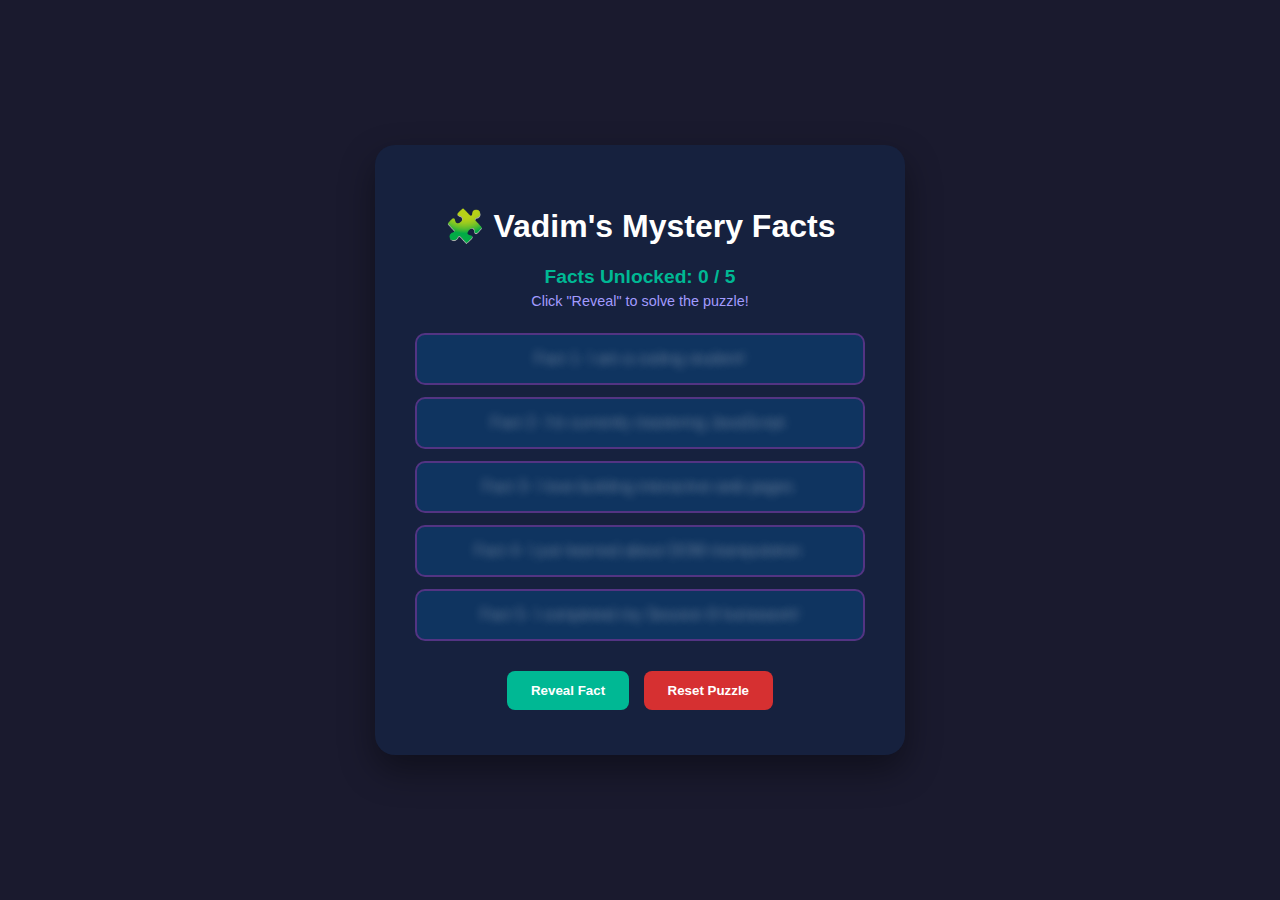
<file: hw_1/index.html>
<!DOCTYPE html>
<html lang="en">
<head>
    <meta charset="UTF-8">
    <meta name="viewport" content="width=device-width, initial-scale=1.0">
    <title>Vadim's Fun Facts Puzzle</title>
    <link rel="stylesheet" href="styles.css">
</head>
<body>

    <div class="puzzle-container">
        <h1>🧩 Vadim's Mystery Facts</h1>
        
        <p class="stats">Facts Unlocked: <span id="counter">0</span> / 5</p>
        
        <div id="status-msg">Click "Reveal" to solve the puzzle!</div>

        <div class="grid" id="puzzle-grid">
            <div class="fact-card">Fact 1: I am a coding student!</div>
            <div class="fact-card">Fact 2: I'm currently mastering JavaScript.</div>
            <div class="fact-card">Fact 3: I love building interactive web pages.</div>
            <div class="fact-card">Fact 4: I just learned about DOM manipulation.</div>
            <div class="fact-card">Fact 5: I completed my Session 8 homework!</div>
        </div>

        <div class="controls">
            <button id="reveal-btn">Reveal Fact</button>
            <button id="reset-btn">Reset Puzzle</button>
        </div>
    </div>

    <script src="script.js"></script>
</body>
</html>
</file>
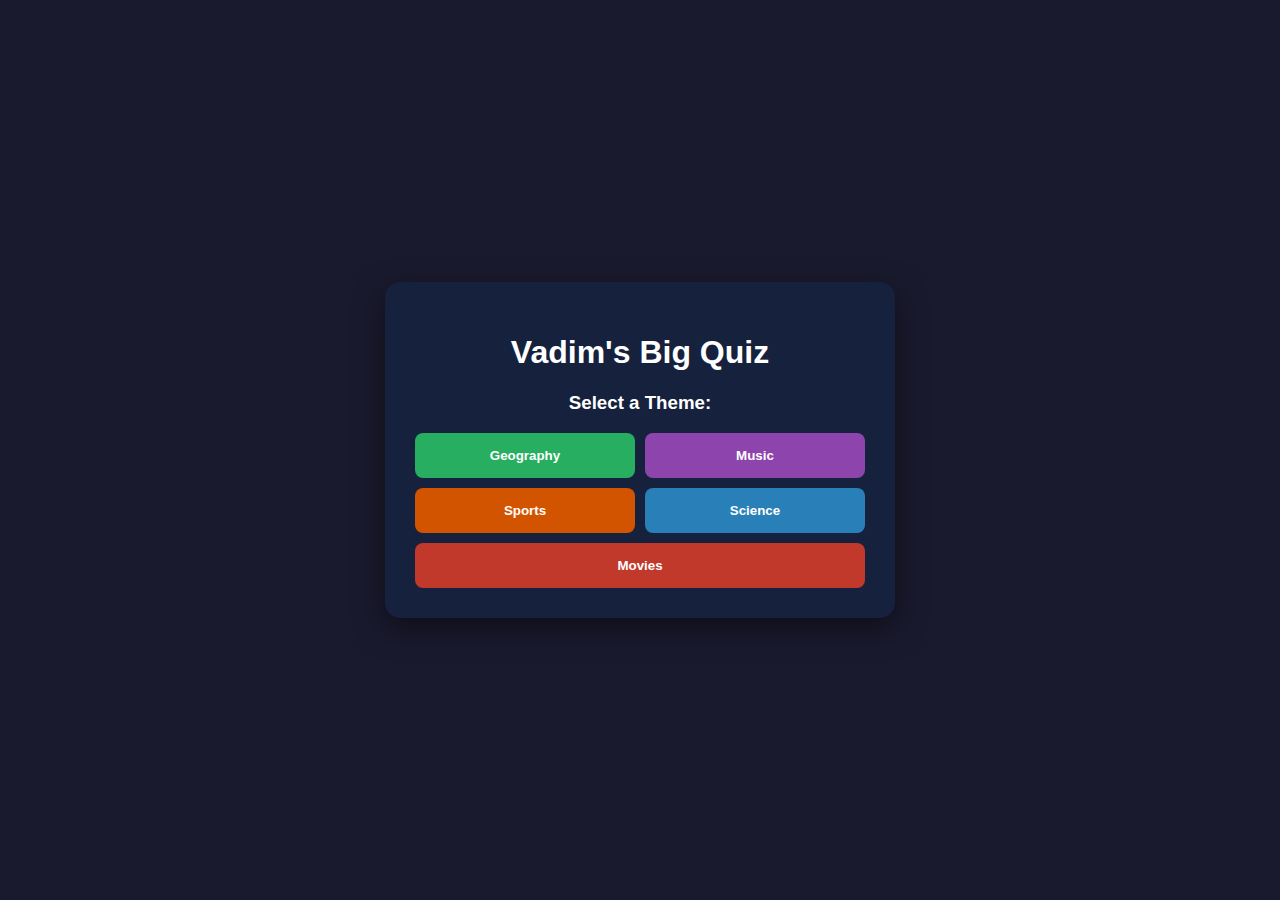
<file: hw_2/index.html>
<!DOCTYPE html>
<html lang="en">
<head>
    <meta charset="UTF-8">
    <title>Vadim's Quiz</title>
    <link rel="stylesheet" href="styles.css">
</head>
<body>
    <div class="quiz-container">
        <h1>Vadim's Big Quiz</h1>
        
        <div id="setup-area">
            <h3>Select a Theme:</h3>
            <div class="menu-grid">
                <button class="menu-btn geo" onclick="initQuiz('geography')">Geography</button>
                <button class="menu-btn music" onclick="initQuiz('music')">Music</button>
                <button class="menu-btn sports" onclick="initQuiz('sports')">Sports</button>
                <button class="menu-btn science" onclick="initQuiz('science')">Science</button>
                <button class="menu-btn movies" onclick="initQuiz('movies')">Movies</button>
            </div>
        </div>

        <div id="game-area">
            <p>Score: <span id="score-display">0</span> | Q: <span id="q-count">1</span>/15</p>
            <h2 id="question-text"></h2>
            <div id="options-box"></div>
            <p id="feedback"></p>
            <button id="next-btn">Next Question</button>
        </div>

        <div id="end-screen">
            <h2>Finished!</h2>
            <h1 id="final-result"></h1>
            <button onclick="location.reload()">Restart</button>
        </div>
    </div>
    <script src="script.js"></script>
</body>
</html>
</file>
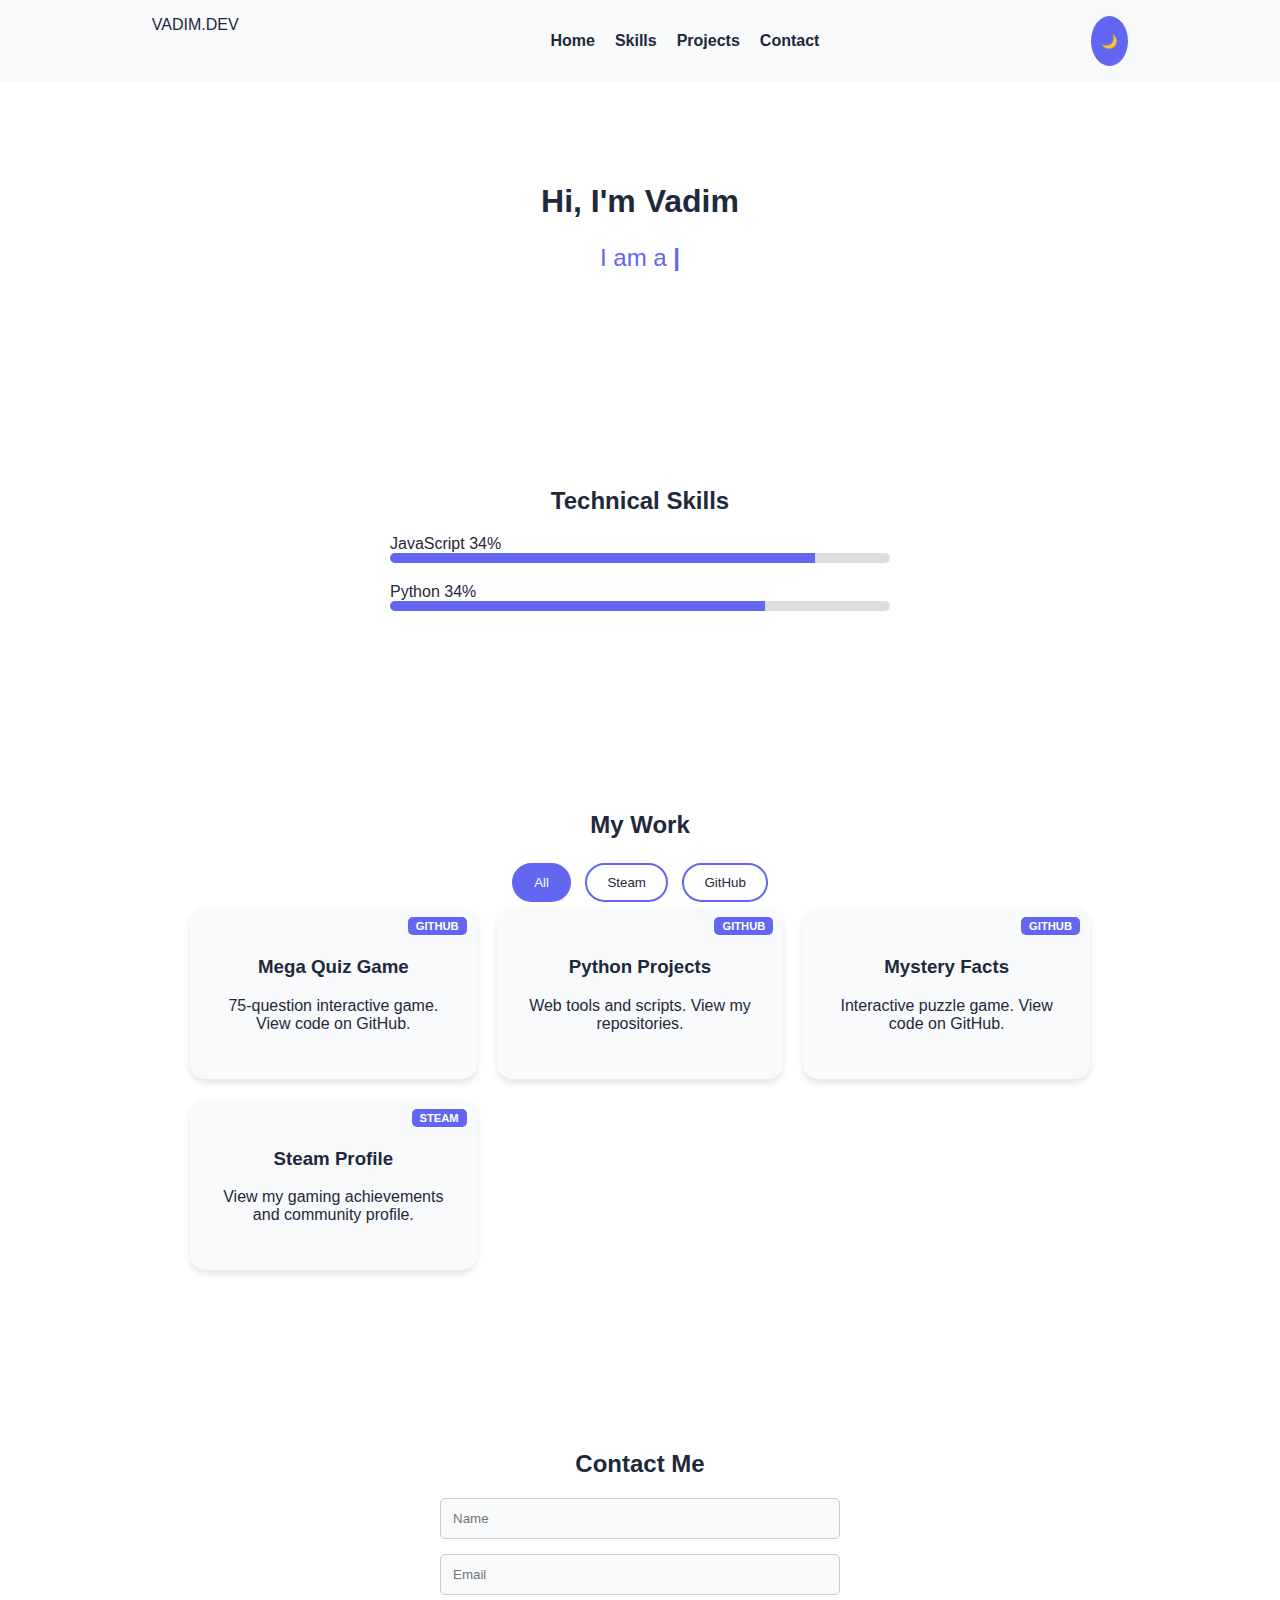
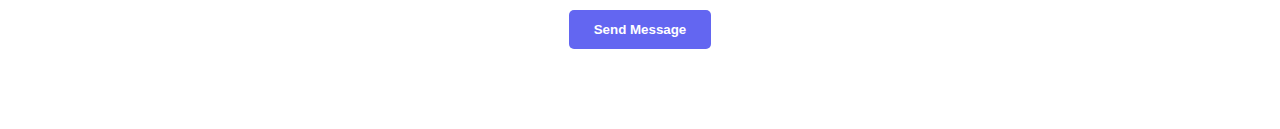
<file: rebuilded_portfolio/index.html>
<!DOCTYPE html>
<html lang="en">
<head>
    <meta charset="UTF-8">
    <meta name="viewport" content="width=device-width, initial-scale=1.0">
    <title>Vadim | Portfolio</title>
    <link rel="stylesheet" href="styles.css">
</head>
<body>

    <nav>
        <div class="logo">VADIM.DEV</div>
        <ul class="nav-links">
            <li><a href="#home">Home</a></li>
            <li><a href="#skills">Skills</a></li>
            <li><a href="#projects">Projects</a></li>
            <li><a href="#contact">Contact</a></li>
        </ul>
        <button id="dark-mode-toggle" class="theme-switch">
            <span id="theme-icon">🌙</span>
        </button>
    </nav>

    <header id="home" class="section">
        <div class="hero-content">
            <h1>Hi, I'm Vadim</h1>
            <p class="typing-box">
                <span id="typing-text"></span><span class="cursor">|</span>
            </p>
        </div>
    </header>

    <section id="skills" class="section">
        <h2>Technical Skills</h2>
        <div class="skills-container">
            <div class="skill-item">
                <div class="skill-info"><span>JavaScript</span> <span class="counter" data-target="85">0</span>%</div>
                <div class="progress-line"><span data-width="85%"></span></div>
            </div>
            <div class="skill-item">
                <div class="skill-info"><span>Python</span> <span class="counter" data-target="75">0</span>%</div>
                <div class="progress-line"><span data-width="75%"></span></div>
            </div>
        </div>
    </section>

    <section id="projects" class="section">
        <h2>My Work</h2>
        <div class="filter-container">
            <button class="filter-btn active" data-filter="all">All</button>
            <button class="filter-btn" data-filter="steam">Steam</button>
            <button class="filter-btn" data-filter="github">GitHub</button>
        </div>

        <div class="projects-grid">
            <a href="https://github.com/vadguc9-hue" target="_blank" class="project-link-wrapper" data-category="github">
                <div class="project-card">
                    <div class="platform-tag">GITHUB</div>
                    <h3>Mega Quiz Game</h3>
                    <p>75-question interactive game. View code on GitHub.</p>
                </div>
            </a>

            <a href="https://github.com/vadguc9-hue" target="_blank" class="project-link-wrapper" data-category="github">
                <div class="project-card">
                    <div class="platform-tag">GITHUB</div>
                    <h3>Python Projects</h3>
                    <p>Web tools and scripts. View my repositories.</p>
                </div>
            </a>

            <a href="https://github.com/vadguc9-hue" target="_blank" class="project-link-wrapper" data-category="github">
                <div class="project-card">
                    <div class="platform-tag">GITHUB</div>
                    <h3>Mystery Facts</h3>
                    <p>Interactive puzzle game. View code on GitHub.</p>
                </div>
            </a>
            
            <a href="https://steamcommunity.com/profiles/76561199783362156/" target="_blank" class="project-link-wrapper" data-category="steam">
                <div class="project-card">
                    <div class="platform-tag">STEAM</div>
                    <h3>Steam Profile</h3>
                    <p>View my gaming achievements and community profile.</p>
                </div>
            </a>
        </div>
    </section>

    <section id="contact" class="section">
        <h2>Contact Me</h2>
        <form id="contact-form" novalidate>
            <div class="form-group">
                <input type="text" id="name" placeholder="Name">
                <span id="name-error" class="error-msg"></span>
            </div>
            <div class="form-group">
                <input type="email" id="email" placeholder="Email">
                <span id="email-error" class="error-msg"></span>
            </div>
            <button type="submit" class="submit-btn">Send Message</button>
            <p id="form-success" class="success-msg hidden">Sent Successfully! ✅</p>
        </form>
    </section>

    <script src="script.js"></script>
</body>
</html>
</file>
<file: hw_1/styles.css>
:root {
    --primary: #6c5ce7;
    --success: #00b894;
    --danger: #d63031;
    --bg: #1a1a2e;
}

body {
    font-family: 'Segoe UI', Tahoma, Geneva, Verdana, sans-serif;
    background-color: var(--bg);
    color: white;
    display: flex;
    justify-content: center;
    align-items: center;
    min-height: 100vh;
    margin: 0;
    overflow: hidden; /* Important for the explosion particles */
}

.puzzle-container {
    background: #16213e;
    padding: 2.5rem;
    border-radius: 20px;
    box-shadow: 0 15px 35px rgba(0,0,0,0.4);
    text-align: center;
    width: 90%;
    max-width: 450px;
}

.stats {
    font-size: 1.2rem;
    font-weight: bold;
    color: var(--success);
    margin-bottom: 5px;
}

#status-msg {
    font-size: 0.9rem;
    color: #a29bfe;
    margin-bottom: 20px;
    height: 1.2rem;
}

.grid {
    display: flex;
    flex-direction: column;
    gap: 12px;
    margin-bottom: 25px;
}

.fact-card {
    background: #0f3460;
    padding: 15px;
    border-radius: 10px;
    border: 2px solid #533483;
    transition: all 0.4s ease;
    color: transparent;
    text-shadow: 0 0 10px rgba(255,255,255,0.4);
    user-select: none;
}

.fact-card.revealed {
    background: #e94560;
    color: white;
    text-shadow: none;
    border: 2px solid white;
    transform: scale(1.03);
}

button {
    padding: 12px 24px;
    border: none;
    border-radius: 8px;
    font-weight: bold;
    cursor: pointer;
    transition: transform 0.2s;
    margin: 5px;
}

#reveal-btn { background: var(--success); color: white; }
#reset-btn { background: var(--danger); color: white; }

/* --- REAL BOMB ANIMATION STYLES --- */

.blink-overlay {
    position: fixed;
    top: 0; left: 0;
    width: 100vw; height: 100vh;
    background: white;
    display: flex;
    justify-content: center;
    align-items: center;
    z-index: 9999;
    animation: flashIn 0.15s ease-out forwards;
}

.particle {
    position: absolute;
    width: 12px;
    height: 12px;
    border-radius: 2px;
    z-index: 10000;
}

.end-text {
    font-size: 120px;
    color: black;
    font-family: 'Arial Black', sans-serif;
    z-index: 10001;
    transform: scale(0);
    animation: slamIn 0.4s cubic-bezier(0.175, 0.885, 0.32, 1.275) forwards;
    animation-delay: 0.2s;
}

@keyframes flashIn {
    from { opacity: 0; }
    to { opacity: 1; }
}

@keyframes slamIn {
    to { transform: scale(1); }
}

@keyframes explode {
    0% { transform: translate(0, 0) rotate(0deg); opacity: 1; }
    100% { transform: translate(var(--x), var(--y)) rotate(720deg); opacity: 0; }
}
</file>
<file: hw_2/styles.css>
body {
    font-family: 'Segoe UI', sans-serif;
    background: #1a1a2e;
    color: white;
    display: flex;
    justify-content: center;
    align-items: center;
    min-height: 100vh;
    margin: 0;
}

.quiz-container {
    background: #16213e;
    padding: 30px;
    border-radius: 15px;
    width: 450px;
    text-align: center;
    box-shadow: 0 10px 30px rgba(0,0,0,0.5);
}

.menu-grid {
    display: grid;
    grid-template-columns: 1fr 1fr;
    gap: 10px;
}

.menu-btn {
    padding: 15px;
    border: none;
    border-radius: 8px;
    color: white;
    cursor: pointer;
    font-weight: bold;
    transition: 0.3s;
}

.menu-btn:hover { transform: scale(1.05); }

.geo { background: #27ae60; }
.music { background: #8e44ad; }
.sports { background: #d35400; }
.science { background: #2980b9; }
.movies { background: #c0392b; grid-column: span 2; }

.option-btn {
    width: 100%;
    padding: 12px;
    margin: 8px 0;
    border-radius: 8px;
    border: 1px solid #533483;
    background: #0f3460;
    color: white;
    cursor: pointer;
}

.option-btn:hover { background: #1a1a2e; }

/* ANIMATIONS */
.correct {
    background: #2ecc71 !important;
    animation: pop 0.3s ease;
}

.wrong {
    background: #e74c3c !important;
    animation: shake 0.3s ease;
}

@keyframes pop {
    50% { transform: scale(1.1); }
}

@keyframes shake {
    0%, 100% { transform: translateX(0); }
    25% { transform: translateX(-5px); }
    75% { transform: translateX(5px); }
}

#next-btn {
    background: #f1c40f;
    color: black;
    padding: 10px 20px;
    border: none;
    border-radius: 5px;
    cursor: pointer;
    margin-top: 15px;
}

#game-area, #end-screen { display: none; }
</file>
<file: rebuilded_portfolio/styles.css>
:root {
    --bg: #ffffff; --text: #1e293b; --card: #f8fafc; --accent: #6366f1; --error: #ef4444;
}
[data-theme="dark"] {
    --bg: #0f172a; --text: #f8fafc; --card: #1e293b; --accent: #818cf8;
}

html { scroll-behavior: smooth; }
body { background-color: var(--bg); color: var(--text); font-family: 'Segoe UI', sans-serif; margin: 0; transition: background 0.4s; }

nav { display: flex; justify-content: space-around; padding: 1rem; background: var(--card); position: sticky; top: 0; z-index: 1000; }
.nav-links { display: flex; list-style: none; gap: 20px; }
.nav-links a { text-decoration: none; color: var(--text); font-weight: bold; }

.section { padding: 80px 20px; text-align: center; }

/* Typing Animation */
.typing-box { font-size: 1.5rem; font-weight: 500; color: var(--accent); min-height: 1.6em; }
.cursor { animation: blink 0.7s infinite; font-weight: bold; }
@keyframes blink { 50% { opacity: 0; } }

/* Skills Bars */
.skills-container { max-width: 500px; margin: 0 auto; text-align: left; }
.progress-line { height: 10px; background: #ddd; border-radius: 10px; overflow: hidden; margin-bottom: 20px; }
.progress-line span { height: 100%; width: 0; background: var(--accent); display: block; transition: 1.5s ease-out; }

/* Project Grid */
.projects-grid { display: grid; grid-template-columns: repeat(auto-fit, minmax(250px, 1fr)); gap: 20px; max-width: 900px; margin: 0 auto; }
.project-link-wrapper { text-decoration: none; color: inherit; display: block; transition: transform 0.3s; }
.project-link-wrapper:hover { transform: translateY(-10px); }
.project-card { background: var(--card); padding: 30px; border-radius: 15px; position: relative; box-shadow: 0 4px 6px rgba(0,0,0,0.1); height: 100%; box-sizing: border-box; }

.platform-tag { position: absolute; top: 10px; right: 10px; font-size: 0.7rem; background: var(--accent); color: white; padding: 3px 8px; border-radius: 5px; font-weight: bold; }

.filter-btn { padding: 10px 20px; margin: 5px; border: 2px solid var(--accent); background: transparent; color: var(--text); cursor: pointer; border-radius: 20px; }
.filter-btn.active { background: var(--accent); color: white; }
.hide { display: none !important; }

/* Form & UI */
.form-group { margin-bottom: 15px; max-width: 400px; margin: 0 auto 15px; }
input { width: 100%; padding: 12px; background: var(--card); color: var(--text); border: 1px solid #ccc; border-radius: 5px; box-sizing: border-box; }
.error-msg { color: var(--error); font-size: 0.8rem; }
.hidden { display: none; }
.submit-btn { background: var(--accent); color: white; border: none; padding: 12px 25px; cursor: pointer; border-radius: 5px; font-weight: bold; }
.theme-switch { background: var(--accent); border: none; color: white; padding: 10px; border-radius: 50%; cursor: pointer; }
</file>
